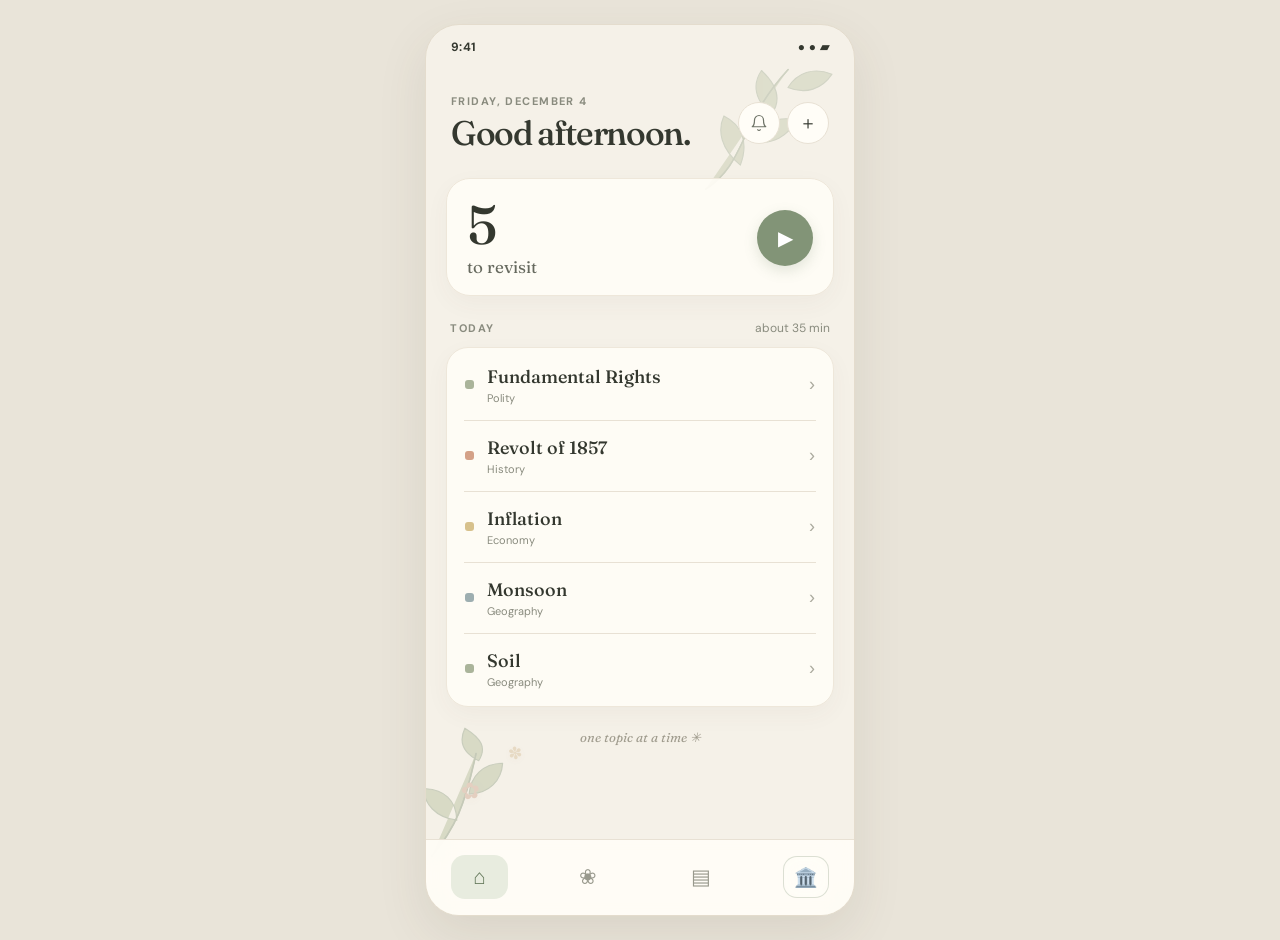
<file: tester_harness.html>
<!DOCTYPE html>
<html lang="en">
<head>
<meta charset="UTF-8" />
<meta name="viewport" content="width=device-width, initial-scale=1.0" />
<meta name="theme-color" content="#f5f1e8" />
<title>Morrow — gentle revision</title>
<link rel="stylesheet" href="style.css" />

<script>
(function() {
  const DAY = 24 * 60 * 60 * 1000;
  const today = new Date();
  today.setHours(0, 0, 0, 0);
  const todayTs = today.getTime();

  const mockMissions = [
    {
      id: 'upsc',
      icon: '🏛️',
      name: 'UPSC Civil Services',
      subjects: ['Polity', 'History', 'Economy', 'Geography', 'Environment'],
      subjectBiomes: {
        'Polity': 'civic_terrace',
        'History': 'autumn_ruins',
        'Economy': 'harvest_gold',
        'Geography': 'alpine_springs',
        'Environment': 'emerald_rainforest'
      }
    }
  ];

  const mockTopics = [
    { id: 1, name: 'Fundamental Rights (Articles 14–32)', subject: 'Polity', level: 4, dueAt: todayTs, lastReviewed: todayTs - 7*DAY, done: false, tone: '' },
    { id: 2, name: 'Directive Principles & State Policy', subject: 'Polity', level: 3, dueAt: todayTs, lastReviewed: todayTs - 3*DAY, done: false, tone: 'clay' },
    { id: 3, name: 'Revolt of 1857: Key Leaders & Outbreak', subject: 'History', level: 4, dueAt: todayTs, lastReviewed: todayTs - 14*DAY, done: false, tone: 'gold' },
    { id: 4, name: 'Monetary Policy & Inflation Targeting', subject: 'Economy', level: 4, dueAt: todayTs, lastReviewed: todayTs - 5*DAY, done: false, tone: 'blue' },
    { id: 5, name: 'Judicial Review & Basic Structure Doctrine', subject: 'Polity', level: 4, dueAt: todayTs + 10*DAY, lastReviewed: todayTs - 2*DAY, done: true, tone: '' },
    { id: 6, name: 'Panchayati Raj & Decentralization (73rd Act)', subject: 'Polity', level: 4, dueAt: todayTs + 20*DAY, lastReviewed: todayTs - 1*DAY, done: true, tone: '' },
    { id: 7, name: 'Emergency Provisions (Art 352–360)', subject: 'Polity', level: 4, dueAt: todayTs + 25*DAY, lastReviewed: todayTs - 4*DAY, done: true, tone: '' },
    { id: 8, name: 'Election Commission & Electoral Reforms', subject: 'Polity', level: 4, dueAt: todayTs + 30*DAY, lastReviewed: todayTs - 5*DAY, done: true, tone: '' },
    { id: 9, name: 'Parliamentary Committees & Bicameralism', subject: 'Polity', level: 4, dueAt: todayTs + 35*DAY, lastReviewed: todayTs - 6*DAY, done: true, tone: '' },
    { id: 10, name: 'Federal Relations & Inter-State Council', subject: 'Polity', level: 4, dueAt: todayTs + 40*DAY, lastReviewed: todayTs - 7*DAY, done: true, tone: '' },
    { id: 11, name: 'Civil Disobedience & Salt Satyagraha', subject: 'History', level: 4, dueAt: todayTs + 15*DAY, lastReviewed: todayTs - 8*DAY, done: true, tone: 'clay' },
    { id: 12, name: 'Monsoon Dynamics & Western Disturbances', subject: 'Geography', level: 4, dueAt: todayTs + 12*DAY, lastReviewed: todayTs - 9*DAY, done: true, tone: 'blue' },
    { id: 13, name: 'Western Ghats & Mangrove Conservation', subject: 'Environment', level: 4, dueAt: todayTs + 18*DAY, lastReviewed: todayTs - 10*DAY, done: true, tone: '' }
  ];

  localStorage.setItem('morrowMissions', JSON.stringify(mockMissions));
  localStorage.setItem('morrowActiveMission', 'upsc');
  localStorage.setItem('morrowTopics', JSON.stringify(mockTopics));
  localStorage.setItem('morrowDone', '42');
  localStorage.setItem('morrowStreak', '12');

  window.addEventListener('DOMContentLoaded', () => {
    const params = new URLSearchParams(window.location.search);
    const scene = params.get('scene') || 'today';
    setTimeout(() => {
      if (scene === 'today') {
        showView('today');
      } else if (scene === 'garden') {
        showView('garden');
      } else if (scene === 'library') {
        showView('library');
        if (typeof toggleSubject === 'function') toggleSubject('Polity');
      } else if (scene === 'subject_edit') {
        showView('library');
        if (typeof toggleSubject === 'function') toggleSubject('Polity');
        if (typeof openSubjectEditModal === 'function') openSubjectEditModal('Polity');
      } else if (scene === 'reminders') {
        showView('today');
        if (typeof openRemindersModal === 'function') openRemindersModal();
      }
    }, 150);
  });
})();
</script>
</head>
<body>

<div class="mission-backdrop" id="missionBackdrop" onclick="if(event.target===this)closeMissionSwitcher()">
  <div class="mission-arc-shell" id="missionArcShell" aria-label="Mission switcher">
    <div class="mission-arc-track"></div>
    <div class="mission-arc-wheel" id="missionArcWheel" role="listbox" aria-label="Missions"></div>
    <div class="mission-arc-hint" id="missionArcHint">drag or scroll along the arc</div>
  </div>
</div>

<!-- Add Subject & Biome Modal -->
<div class="subject-modal-backdrop" id="subjectModalBackdrop" onclick="closeSubjectModal()"></div>
<div class="subject-create-modal" id="subjectCreateModal" role="dialog" aria-modal="true" aria-labelledby="createSubjectTitle">
  <div class="mission-head">
    <div>
      <div class="eyebrow">New hill garden</div>
      <h3 id="createSubjectTitle">Add a Subject.</h3>
    </div>
    <button class="mission-close" type="button" aria-label="Close" onclick="closeSubjectModal()">✕</button>
  </div>
  <form id="subjectCreateForm" onsubmit="submitNewSubject(event)">
    <label for="newSubjectNameInput" style="margin-top:6px">Subject name</label>
    <input id="newSubjectNameInput" placeholder="e.g. Astrophysics or Art History" maxlength="36" autocomplete="off" />
    <label style="margin-top:14px">Hill garden ecosystem</label>
    <div class="biome-picker-grid" id="biomePickerGrid" role="radiogroup" aria-label="Choose biome ecosystem"></div>
    <div class="mission-create-actions">
      <button type="button" onclick="closeSubjectModal()">Cancel</button>
      <button type="submit" class="save-m">Plant hill</button>
    </div>
  </form>
</div>

<div class="mission-create-modal" id="missionCreateModal" role="dialog" aria-modal="true" aria-labelledby="createMissionTitle">
  <div class="mission-head">
    <div>
      <div class="eyebrow">New space</div>
      <h3 id="createMissionTitle">Create a Mission.</h3>
    </div>
    <button class="mission-close" type="button" aria-label="Close" onclick="toggleCreateMission(false)">✕</button>
  </div>
  <form id="missionCreateForm" onsubmit="createNewMission(event)">
    <div class="mission-create-row">
      <input id="newMissionIcon" value="🌱" maxlength="4" aria-label="Mission icon" style="text-align:center" />
      <input id="newMissionName" placeholder="e.g. Spanish Fluency" maxlength="40" aria-label="Mission name" />
    </div>
    <div style="margin-top:8px">
      <input id="newMissionSubjects" placeholder="Subjects (comma-separated, optional)" maxlength="140" aria-label="Subjects" style="padding:11px 12px;font-size:13px" />
    </div>
    <div class="mission-create-actions">
      <button type="button" onclick="toggleCreateMission(false)">Cancel</button>
      <button type="submit" class="save-m">Create</button>
    </div>
  </form>
</div>

<div class="mission-delete-modal" id="missionDeleteModal" role="alertdialog" aria-modal="true" aria-labelledby="deleteMissionTitle">
  <div class="mission-head">
    <div>
      <div class="eyebrow" style="color:#b45c43">Permanent action</div>
      <h3 id="deleteMissionTitle">Delete this mission?</h3>
    </div>
    <button class="mission-close" type="button" aria-label="Close" onclick="closeDeleteMissionModal()">✕</button>
  </div>
  <div class="delete-warning-box">
    <strong id="deleteMissionTargetName">⚠️ Warning: This cannot be undone.</strong>
    Deleting this mission will permanently erase all its topics, spaced-repetition schedules, revision history, and its growing hills.
    <div class="delete-warning-stats" id="deleteMissionStats"></div>
  </div>
  <label class="delete-confirm-label" for="deleteConfirmInput">Type <span id="deleteMissionPromptName" style="color:#8f3d28"></span> to confirm</label>
  <input class="delete-confirm-input" id="deleteConfirmInput" placeholder="Enter mission name" autocomplete="off" oninput="validateDeleteConfirm()" />
  <div class="mission-create-actions">
    <button type="button" onclick="closeDeleteMissionModal()">Keep mission</button>
    <button type="button" class="danger-m" id="confirmDeleteMissionBtn" disabled onclick="executeDeleteMission()">Delete forever</button>
  </div>
</div>

<!-- Re-plant Topic Modal -->
<div class="replant-modal-backdrop" id="replantModalBackdrop" onclick="closeReplantModal()"></div>
<div class="replant-modal" id="replantModal" role="dialog" aria-modal="true" aria-labelledby="replantModalTitle">
  <div class="mission-head">
    <div>
      <div class="eyebrow" style="color:var(--sage-dark)">Fresh start</div>
      <h3 id="replantModalTitle" style="font:500 20px/1.2 'Fraunces',serif;margin:4px 0 0">Re-plant topic</h3>
    </div>
    <button class="mission-close" type="button" aria-label="Close" onclick="closeReplantModal()">✕</button>
  </div>
  <p style="font-size:13px;color:var(--muted);margin:10px 0 14px;line-height:1.45">
    Choose a starting growth stage for <strong id="replantTopicPromptName" style="color:var(--ink)"></strong>:
  </p>
  <label for="replantLevelSelect" style="display:block;font-size:11px;font-weight:600;text-transform:uppercase;letter-spacing:.06em;color:var(--muted);margin-bottom:6px">Growth stage & timing</label>
  <select id="replantLevelSelect" style="width:100%;padding:11px 12px;border:1px solid var(--line);border-radius:14px;background:#fff;font-size:13.5px;color:var(--ink);margin-bottom:6px;outline:none">
    <option value="seed" selected>🌱 Seed · revisit tomorrow (+1d)</option>
    <option value="sprout">🌿 Sprout · revisit in 3 days (+3d)</option>
    <option value="sapling">🌳 Sapling · revisit in 7 days (+7d)</option>
    <option value="budding">🌸 Budding · revisit in 15 days (+15d)</option>
    <option value="evergreen">🏔 Evergreen · revisit in 30 days (+30d)</option>
  </select>
  <div class="mission-create-actions">
    <button type="button" onclick="closeReplantModal()">Cancel</button>
    <button type="button" class="save-m" style="background:var(--sage-dark);color:#fff;border-color:var(--sage-dark)" onclick="confirmReplantTopic()">Plant anew</button>
  </div>
</div>

<!-- Edit Subject Modal -->
<div class="subject-edit-backdrop" id="subjectEditBackdrop" onclick="closeSubjectEditModal()"></div>
<div class="subject-edit-modal" id="subjectEditModal" role="dialog" aria-modal="true" aria-labelledby="editSubjectTitle">
  <div class="mission-head">
    <div>
      <div class="eyebrow" style="color:var(--sage-dark)">Subject ecosystem</div>
      <h3 id="editSubjectTitle" style="font:500 20px/1.2 'Fraunces',serif;margin:4px 0 0">Edit subject</h3>
    </div>
    <button class="mission-close" type="button" aria-label="Close" onclick="closeSubjectEditModal()">✕</button>
  </div>
  <form onsubmit="submitEditSubject(event)">
    <label for="editSubjectNameInput" style="margin-top:6px">Subject name</label>
    <input id="editSubjectNameInput" placeholder="e.g. Polity or Architecture" maxlength="36" required autocomplete="off" />
    <label style="margin-top:14px">Hill garden ecosystem & theme</label>
    <div class="biome-picker-grid" id="editBiomePickerGrid" role="radiogroup" aria-label="Choose biome ecosystem"></div>
    <div class="mission-create-actions" style="margin-top:16px">
      <button type="button" onclick="closeSubjectEditModal()">Cancel</button>
      <button type="submit" class="save-m" style="background:var(--sage-dark);color:#fff;border-color:var(--sage-dark)">Save changes</button>
    </div>
  </form>
</div>

<!-- Edit Topic Modal -->
<div class="topic-edit-backdrop" id="topicEditBackdrop" onclick="closeTopicEditModal()"></div>
<div class="topic-edit-modal" id="topicEditModal" role="dialog" aria-modal="true" aria-labelledby="topicEditTitle">
  <div class="mission-head">
    <div>
      <div class="eyebrow" style="color:var(--sage-dark)">Topic details</div>
      <h3 id="topicEditTitle" style="font:500 20px/1.2 'Fraunces',serif;margin:4px 0 0">Rename topic</h3>
    </div>
    <button class="mission-close" type="button" aria-label="Close" onclick="closeTopicEditModal()">✕</button>
  </div>
  <form onsubmit="submitEditTopic(event)">
    <label for="editTopicNameInput" style="margin-top:6px">Topic title</label>
    <input id="editTopicNameInput" placeholder="Topic title" maxlength="70" required autocomplete="off" />
    <label for="editTopicSubjectSelect" style="margin-top:12px">Subject</label>
    <select id="editTopicSubjectSelect" style="margin-bottom:6px"></select>
    <div class="mission-create-actions" style="margin-top:16px">
      <button type="button" onclick="closeTopicEditModal()">Cancel</button>
      <button type="submit" class="save-m" style="background:var(--sage-dark);color:#fff;border-color:var(--sage-dark)">Save changes</button>
    </div>
  </form>
</div>

<!-- Daily Reminders Modal -->
<div class="reminders-modal-backdrop" id="remindersModalBackdrop" onclick="closeRemindersModal()"></div>
<div class="reminders-modal" id="remindersModal" role="dialog" aria-modal="true" aria-labelledby="remindersModalTitle">
  <div class="mission-head">
    <div>
      <div class="eyebrow" style="color:var(--sage-dark)">Gentle rhythm</div>
      <h3 id="remindersModalTitle" style="font:500 20px/1.2 'Fraunces',serif;margin:4px 0 0">Daily reminders</h3>
    </div>
    <button class="mission-close" type="button" aria-label="Close" onclick="closeRemindersModal()">✕</button>
  </div>
  
  <p style="font-size:13px;color:var(--muted);margin:8px 0 14px;line-height:1.45">
    Receive quiet reminders on your device to keep your revision habits in bloom.
  </p>

  <div id="reminderPermAlert" class="reminder-perm-box" style="display:none;margin-bottom:12px">
    <span id="reminderPermText">Enable browser notifications for reminders</span>
    <button type="button" class="reminder-perm-btn" onclick="requestReminderPermission()">Enable</button>
  </div>

  <div class="reminder-card-row">
    <div class="reminder-time-block">
      <div class="reminder-label-wrap">
        <label for="reminderMorningCheck">☀️ Morning · Revisit topics</label>
        <input type="checkbox" id="reminderMorningCheck" checked onchange="updateReminderInputsState()">
      </div>
      <div class="reminder-time-input-wrap">
        <input type="time" id="reminderMorningTime" value="08:30">
        <span class="reminder-sub">Remind you of topics waiting today</span>
      </div>
    </div>

    <div class="reminder-time-block" style="margin-top:10px">
      <div class="reminder-label-wrap">
        <label for="reminderNightCheck">🌙 Night · Wrap up & mark done</label>
        <input type="checkbox" id="reminderNightCheck" checked onchange="updateReminderInputsState()">
      </div>
      <div class="reminder-time-input-wrap">
        <input type="time" id="reminderNightTime" value="21:30">
        <span class="reminder-sub">Evening nudge to mark topics done</span>
      </div>
    </div>
  </div>

  <div style="display:flex;align-items:center;justify-content:space-between;margin-top:16px;padding:0 2px">
    <button type="button" class="reminder-test-btn" onclick="sendTestNotification()">Send test notification</button>
    <button type="button" class="reminder-toggle-all-btn" id="reminderMasterToggleBtn" onclick="toggleAllReminders()">Turn off all</button>
  </div>

  <div class="mission-create-actions" style="margin-top:16px">
    <button type="button" onclick="closeRemindersModal()">Cancel</button>
    <button type="button" class="save-m" style="background:var(--sage-dark);color:#fff;border-color:var(--sage-dark)" onclick="saveRemindersSettingsFromModal()">Save reminders</button>
  </div>
</div>

<!-- Delete Subject Confirmation Modal -->
<div class="subject-delete-backdrop" id="subjectDeleteBackdrop" onclick="closeSubjectDeleteModal()"></div>
<div class="subject-delete-modal" id="subjectDeleteModal" role="dialog" aria-modal="true" aria-labelledby="subjectDeleteTitle">
  <div class="mission-head">
    <div>
      <div class="eyebrow" style="color:#b45c43">Delete subject</div>
      <h3 id="subjectDeleteTitle" style="font:500 20px/1.2 'Fraunces',serif;margin:4px 0 0">Remove subject?</h3>
    </div>
    <button class="mission-close" type="button" aria-label="Close" onclick="closeSubjectDeleteModal()">✕</button>
  </div>
  <p id="subjectDeleteMessage" style="font-size:13px;color:var(--muted);margin:12px 0 16px;line-height:1.45">
    Permanently delete this subject and its topics from your library?
  </p>
  <div class="mission-create-actions">
    <button type="button" onclick="closeSubjectDeleteModal()">Keep subject</button>
    <button type="button" class="danger-m" onclick="confirmDeleteSubject()">Delete subject</button>
  </div>
</div>

<!-- Delete Topic Confirmation Modal -->
<div class="topic-delete-backdrop" id="topicDeleteBackdrop" onclick="closeTopicDeleteModal()"></div>
<div class="topic-delete-modal" id="topicDeleteModal" role="dialog" aria-modal="true" aria-labelledby="topicDeleteTitle">
  <div class="mission-head">
    <div>
      <div class="eyebrow" style="color:#b45c43">Delete topic</div>
      <h3 id="topicDeleteTitle" style="font:500 20px/1.2 'Fraunces',serif;margin:4px 0 0">Remove from library?</h3>
    </div>
    <button class="mission-close" type="button" aria-label="Close" onclick="closeTopicDeleteModal()">✕</button>
  </div>
  <p id="topicDeleteMessage" style="font-size:13px;color:var(--muted);margin:12px 0 16px;line-height:1.45">
    Permanently delete this topic? Its revision history and hill garden plant will be removed.
  </p>
  <div class="mission-create-actions">
    <button type="button" onclick="closeTopicDeleteModal()">Keep topic</button>
    <button type="button" class="danger-m" onclick="confirmDeleteTopic()">Delete topic</button>
  </div>
</div>

<div class="phone">
  <div class="botanical botanical-top" aria-hidden="true">
    <svg viewBox="0 0 220 190" role="presentation">
      <path d="M8 180 C55 140 38 90 92 12 M48 143 C20 126 12 103 18 83 C42 91 55 112 48 143 M58 111 C85 112 105 97 111 75 C84 73 65 88 58 111 M79 72 C53 57 49 36 58 18 C81 34 89 52 79 72 M95 35 C119 41 139 31 149 10 C124 4 104 14 95 35" />
      <path d="M8 180 C55 140 38 90 92 12" class="stem"/>
    </svg>
  </div>
  <div class="botanical botanical-bottom" aria-hidden="true">
    <svg viewBox="0 0 180 140" role="presentation">
      <path d="M12 130 C45 100 60 75 82 15 M48 91 C23 84 12 66 14 48 C38 52 51 67 48 91 M67 62 C91 65 108 51 112 31 C88 28 72 41 67 62 M84 24 C65 11 64 -3 73 -17 C91 -2 96 10 84 24" />
      <path d="M12 130 C45 100 60 75 82 15" class="stem"/>
    </svg>
    <span class="flower f1">✿</span><span class="flower f2">✽</span>
  </div>
  <span class="petal petal-one" aria-hidden="true"></span>
  <span class="petal petal-two" aria-hidden="true"></span>
  <span class="petal petal-three" aria-hidden="true"></span>
  <div class="status"><span>9:41</span><span>● ● ▰</span></div>
  <header class="top">
    <div><div class="eyebrow" id="dateLabel">A little space to return</div><h1 id="pageTitle">Good morning.</h1></div>
    <div style="display:flex;align-items:center;gap:7px">
      <button class="icon-btn reminder-bell-btn" id="reminderBellBtn" title="Daily reminders" aria-label="Daily reminders" onclick="openRemindersModal()">
        <svg class="reminder-bell-icon" width="18" height="18" viewBox="0 0 24 24" fill="none" stroke="currentColor" stroke-width="1.65" stroke-linecap="round" stroke-linejoin="round" aria-hidden="true">
          <path d="M6 8a6 6 0 0 1 12 0c0 7 3 9 3 9H3s3-2 3-9"/>
          <path d="M10.3 21a1.94 1.94 0 0 0 3.4 0"/>
        </svg>
        <span class="reminder-dot" id="reminderStatusDot" aria-hidden="true"></span>
      </button>
      <button class="icon-btn" title="Add a topic or subject" onclick="showView('add')">＋</button>
    </div>
  </header>
  <main>
    <section class="view active" id="today">
      <div class="summary">
        <div><div class="count" id="dueCount">5</div><div class="count-label">to revisit</div></div>
        <button class="play" aria-label="Start revising" onclick="startReview()">▶</button>
      </div>
      <div class="section-head"><span>Today</span><small id="timeEstimate">A gentle little list</small></div>
      <div class="list" id="topicList"></div>
      <div class="footer-note">one topic at a time ✳</div>
    </section>

    <section class="view" id="add">
      <button class="back" onclick="showView('today')">← Back</button>
      <div class="eyebrow">A new thing to remember</div>
      <h1 style="font-size:31px;margin-bottom:20px">Leave it here.</h1>
      <div class="add-card">
        <label for="topicInput">Topic</label>
        <input id="topicInput" placeholder="e.g. Fundamental Rights" maxlength="70" />
        <div class="label-row">
          <label for="subjectInput">Subject</label>
          <button type="button" class="inline-add-btn" onclick="openSubjectModal('add')">＋ New subject</button>
        </div>
        <select id="subjectInput" onchange="handleSubjectSelectChange(this)">
          <option>Polity</option><option>History</option><option>Economy</option><option>Geography</option><option>Environment</option><option>Science</option><option>Other</option>
        </select>
        <label for="levelInput">Growth stage</label>
        <select id="levelInput">
          
          <option value="seed" selected>🌱 revisit tomorrow</option>
          <option value="sprout">🌿 revisit in 3 days</option>
          <option value="sapling">🌳 revisit in 7 days</option>
          <option value="budding">🌸 revisit in 15 days</option>
          <option value="evergreen">🏔 revisit in 30 days</option>
        </select>
        <button class="primary" onclick="addTopic()">Add topic</button>
      </div>
      <div class="footer-note">you take care of the learning.</div>
    </section>

    <section class="view" id="review">
      <button class="back" onclick="handleReviewBack()">← Later</button>
      <div class="review-wrap">
        <div class="bookmark" id="reviewBookmark">📖</div>
        <div class="eyebrow" id="reviewSubject">POLITY</div>
        <h2 class="review-title" id="reviewTitle">Fundamental Rights</h2>
        <div class="rule"></div>
        <div id="reviewRatingSection">
          <div class="eyebrow" style="margin-bottom:15px">How did it feel?</div>
          <div class="ratings">
            <button class="rate good" onclick="rateTopic('remembered')"><span class="face">☺</span><small>Easy</small></button>
            <button class="rate mid" onclick="rateTopic('difficult')"><span class="face">◡</span><small>Hard</small></button>
            <button class="rate bad" onclick="rateTopic('forgot')"><span class="face">☹</span><small>Forgot</small></button>
          </div>
          <div id="reviewGraduateBox" style="display:none;margin-top:22px;padding-top:18px;border-top:1px dashed var(--line)">
            <button type="button" class="primary" style="background:#5c7857;margin-top:0" onclick="graduateTopic(currentId)">🎓 Graduate to Full Bloom</button>
            <small style="display:block;margin-top:7px;color:var(--muted);font-size:11px">2 monthly revisions completed · Ready for permanent mastery</small>
          </div>
        </div>
        <div id="reviewMasteredSection" style="display:none;margin-top:10px">
          <div style="font-size:38px;margin-bottom:12px">🏆</div>
          <div style="font:500 21px/1.2 'Fraunces',serif;color:#856417;margin-bottom:8px">Mastered & Graduated</div>
          <p style="font-size:13px;color:var(--muted);max-width:280px;margin:0 auto 20px;line-height:1.5">
            This topic completed its full revision cycle and achieved permanent bloom. The revision loop is closed.
          </p>
          <button type="button" class="primary" style="background:var(--sage);margin-top:0" onclick="openReplantModal(currentId)">🌱 Re-plant in Garden to Resume Revising</button>
        </div>
      </div>
    </section>

    <section class="view" id="garden">
      <div class="garden-scene" id="gardenScene">
        <canvas id="gardenMasterCanvas" aria-label="Interactive cascading hill gardens stacked like cards"></canvas>
        <div class="garden-vignette"></div>

        <div class="garden-topbar">
          <button class="garden-back" type="button" onclick="handleGardenBack()" aria-label="Back to today">‹</button>
          <div>
            <div class="garden-kicker" id="gardenMissionLabel">A quiet place to grow</div>
            <h2>Your garden<span>.</span></h2>
            <div class="garden-mood-line"><span class="garden-mood-dot" id="gardenStatusDot"></span><span id="gardenMood">Growing gently</span> · <span id="bloomCount">0</span>/<span id="gardenTopicStat">0</span> blooming</div>
          </div>
          <div class="garden-actions-top">
            <button class="garden-pill-btn" type="button" onclick="nurtureGarden()" title="Water & gentle breeze" aria-label="Water garden">💧 <span>Mist</span></button>
            <button class="garden-pill-btn garden-weather" id="gardenWeather" type="button" onclick="cycleGardenWeather()" title="Change sky ambiance" aria-label="Change sky ambiance">☀</button>
          </div>
        </div>

        <!-- <div class="garden-biome-bar" id="gardenBiomeBar" role="tablist" aria-label="Hill garden cards"></div> -->

        <div class="garden-stack-rail" id="gardenStackRail" aria-label="Hill card stack position"></div>

        <div class="garden-discovery" id="gardenDiscovery" role="status" aria-live="polite"></div>

        <button class="garden-due-pill hidden" id="gardenDuePill" type="button" onclick="focusNextDuePlant()" aria-label="Visit plant needing care">
          <span>🌱</span><span id="gardenDuePillLabel">Visit thirsty plant</span>
        </button>

        <div class="garden-zoom-bar" id="gardenZoomBar" role="toolbar" aria-label="Garden zoom controls">
          <button class="garden-zoom-btn" type="button" onclick="zoomInGarden()" title="Zoom in to inspect flowers" aria-label="Zoom in">＋</button>
          <button class="garden-zoom-btn garden-zoom-label" id="gardenZoomLabel" type="button" onclick="resetZoomGarden()" title="Reset framing to fit screen" aria-label="Reset zoom">Fit</button>
          <button class="garden-zoom-btn" type="button" onclick="zoomOutGarden()" title="Zoom out for panorama" aria-label="Zoom out">－</button>
        </div>



        <div class="garden-specimen-card" id="gardenSpecimenCard" role="region" aria-label="Selected plant details">
          <div class="specimen-info">
            <div class="specimen-meta">
              <span class="specimen-dot" id="specimenDot"></span>
              <span id="specimenSubject">POLITY</span>
              <span class="specimen-growth-dots" id="specimenGrowthDots" aria-hidden="true"><i></i><i></i><i></i><i></i></span>
            </div>
            <div class="specimen-name" id="specimenName">Fundamental Rights</div>
            <div class="specimen-stage" id="specimenStage">In bloom · Level 2</div>
          </div>
          <div class="specimen-btns">
            <button class="specimen-nav" type="button" onclick="stepSelectedPlant(-1)" title="Previous plant" aria-label="Previous plant">‹</button>
            <button class="specimen-nav" type="button" onclick="stepSelectedPlant(1)" title="Next plant" aria-label="Next plant">›</button>
            <button class="specimen-mist" type="button" onclick="mistSelectedPlant()" title="Mist this plant" aria-label="Mist this plant">💧</button>
            <button class="specimen-go" type="button" onclick="revisitSelectedPlant()">Revisit →</button>
          </div>
        </div>
      </div>
    </section>

    <section class="view" id="library">
      <div class="library-header-row">
        <div>
          <div class="eyebrow">Your little library</div>
          <h1 style="font-size:31px">All topics.</h1>
        </div>
        <button type="button" class="inline-add-btn" style="padding:7px 12px;font-size:12px" onclick="openSubjectModal('library')">＋ Subject</button>
      </div>
      <div class="list" id="allTopics"></div>
    </section>

    <section class="view" id="progress">
      <div class="eyebrow">A quiet little record</div><h1 style="font-size:31px;margin-bottom:20px">Look how far.</h1>
      <div class="stat-grid">
        <div class="stat"><strong id="totalStat">5</strong><span>topics saved</span></div>
        <div class="stat"><strong id="doneStat">0</strong><span>revisions done</span></div>
      </div>
      <div class="progress-reminder-card" onclick="openRemindersModal()">
        <div style="display:flex;align-items:center;gap:12px">
          <span class="progress-reminder-icon-wrap" aria-hidden="true">
            <svg width="19" height="19" viewBox="0 0 24 24" fill="none" stroke="currentColor" stroke-width="1.65" stroke-linecap="round" stroke-linejoin="round">
              <path d="M6 8a6 6 0 0 1 12 0c0 7 3 9 3 9H3s3-2 3-9"/>
              <path d="M10.3 21a1.94 1.94 0 0 0 3.4 0"/>
            </svg>
          </span>
          <div>
            <div style="font:600 13px 'DM Sans',sans-serif;color:var(--ink)">Daily Reminders</div>
            <div style="font-size:11.5px;color:var(--muted)" id="progressReminderSummary">Morning & Evening nudges</div>
          </div>
        </div>
        <span style="font-size:18px;color:var(--muted)">›</span>
      </div>
      <p class="footer-note">small returns add up.</p>
    </section>
  </main>
  <nav class="bottom">
    <button class="nav active" onclick="showView('today',this)" aria-label="Today">⌂</button>
    <button class="nav" id="gardenNavBtn" onclick="showView('garden',this)" aria-label="Garden">❀<span class="nav-badge" aria-hidden="true"></span></button>
    <button class="nav" onclick="showView('library',this)" aria-label="Library">▤</button>
    <button class="nav mission-nav-btn" id="missionTrigger" type="button" title="Switch mission" aria-label="Switch mission" onclick="toggleMissionSwitcher()">🏛️</button>
  </nav>
  <div class="toast" id="toast"></div>
</div>
<script src="app.js"></script>
<script src="garden.js"></script>
</body>
</html>
</file>
<file: style.css>
@import url('https://fonts.googleapis.com/css2?family=DM+Sans:wght@400;500;600;700&family=Fraunces:opsz,wght@9..144,400;9..144,500&display=swap');
:root{
 --paper:#f5f1e8;--card:#fffdf7;--ink:#34382f;--muted:#898b7e;
 --sage:#829477;--sage-dark:#65795c;--sage-pale:#e8ecdf;
 --line:#e8e1d4;--clay:#c58e72;--shadow:0 18px 50px rgba(77,67,49,.10);
}
*{box-sizing:border-box}
body{margin:0;background:#e9e4d9;color:var(--ink);font-family:'DM Sans',sans-serif;min-height:100vh;display:grid;place-items:center;padding:24px}
.phone{width:min(100%,410px);min-height:min(850px,calc(100vh - 48px));background:var(--paper);border:1px solid #e4dccd;border-radius:34px;box-shadow:var(--shadow);overflow:hidden;position:relative;display:flex;flex-direction:column}
.status{height:42px;padding:14px 25px 0;display:flex;justify-content:space-between;font-size:12px;font-weight:700;letter-spacing:.03em}
.top{padding:23px 25px 12px;display:flex;justify-content:space-between;align-items:center}
.eyebrow{font-size:11px;letter-spacing:.13em;text-transform:uppercase;color:var(--muted);font-weight:700}
h1{font:500 34px/1.1 'Fraunces',serif;margin:7px 0 0;letter-spacing:-.04em}
.icon-btn{border:1px solid var(--line);background:var(--card);width:42px;height:42px;border-radius:50%;font-size:18px;color:var(--ink);cursor:pointer;display:inline-flex;align-items:center;justify-content:center;padding:0}
main{padding:10px 20px 94px;flex:1;overflow:auto}
.summary{background:var(--card);border:1px solid #eee7da;border-radius:24px;padding:20px 20px 18px;margin:4px 0 24px;display:flex;align-items:center;justify-content:space-between;box-shadow:0 7px 24px rgba(77,67,49,.035)}
.count{font:500 54px/.95 'Fraunces',serif;letter-spacing:-.06em}
.count-label{font:400 17px 'Fraunces',serif;margin-top:5px;color:#66695e}
.play{width:56px;height:56px;border:0;border-radius:50%;background:var(--sage);color:white;font-size:20px;cursor:pointer;transition:.2s}
.play:hover{background:var(--sage-dark);transform:scale(1.04)}
.section-head{display:flex;justify-content:space-between;align-items:center;margin:0 4px 11px}
.section-head span{font-size:11px;letter-spacing:.14em;text-transform:uppercase;color:var(--muted);font-weight:700}
.section-head small{color:var(--muted);font-size:12px}
.list{background:var(--card);border:1px solid #eee7da;border-radius:22px;padding:2px 17px}
.topic{width:100%;display:flex;align-items:center;gap:13px;padding:15px 1px;border:0;border-bottom:1px solid var(--line);background:transparent;text-align:left;cursor:pointer;color:var(--ink)}
.topic:last-child{border-bottom:0}
.dot{width:9px;height:9px;border-radius:3px;background:#aab49a;flex:none}
.dot.clay{background:#d4a187}.dot.gold{background:#d7c18c}.dot.blue{background:#9daeb0}
.topic-name{font:500 18px 'Fraunces',serif;flex:1}
.topic-sub{display:block;font:400 11px 'DM Sans',sans-serif;color:var(--muted);margin-top:3px}
.chev{color:#aaa99d;font-size:18px}
.bottom{position:absolute;bottom:0;left:0;right:0;height:76px;background:rgba(255,253,247,.92);backdrop-filter:blur(12px);border-top:1px solid var(--line);display:flex;justify-content:space-around;align-items:center}
.nav{position:relative;border:0;background:transparent;color:#99998d;font-size:21px;cursor:pointer;padding:10px 22px;border-radius:14px}
.nav.active{color:var(--sage-dark);background:var(--sage-pale)}
.nav .nav-badge{
  position:absolute;
  top:7px;
  right:14px;
  width:8px;
  height:8px;
  border-radius:50%;
  background:#829477;
  box-shadow:0 0 0 3px rgba(130,148,119,.25);
  opacity:0;
  transform:scale(.4);
  transition:opacity .25s ease,transform .25s cubic-bezier(.2,.9,.3,1.2);
  pointer-events:none;
}
.nav.has-pending .nav-badge{
  opacity:1;
  transform:scale(1);
}
.view{display:none}.view.active{display:block}
.add-card{background:var(--card);border:1px solid var(--line);border-radius:22px;padding:19px;margin-top:12px}
label{display:block;font-size:11px;letter-spacing:.1em;text-transform:uppercase;color:var(--muted);font-weight:700;margin:16px 0 8px}
.label-row{display:flex;align-items:center;justify-content:space-between;margin:16px 0 8px}
.label-row label{margin:0}
.inline-add-btn{
  border:1px solid rgba(130,148,119,.35);
  background:var(--sage-pale);
  color:var(--sage-dark);
  border-radius:999px;
  padding:4px 10px;
  font:600 11px 'DM Sans',sans-serif;
  cursor:pointer;
  display:inline-flex;
  align-items:center;
  gap:4px;
  transition:background .18s ease,transform .18s ease,border-color .18s ease;
}
.inline-add-btn:hover{background:#dde4d1;border-color:var(--sage);transform:translateY(-1px)}
input,select{width:100%;border:1px solid var(--line);border-radius:14px;background:#fbf8f0;padding:14px 13px;font:15px 'DM Sans',sans-serif;color:var(--ink);outline:none}
input:focus,select:focus{border-color:var(--sage)}
.primary{width:100%;border:0;border-radius:16px;background:var(--sage);color:white;padding:15px;font:600 14px 'DM Sans',sans-serif;margin-top:20px;cursor:pointer}
.primary:hover{background:var(--sage-dark)}
.back{border:0;background:transparent;color:var(--muted);font-size:14px;padding:5px 0 18px;cursor:pointer}
.review-wrap{text-align:center;padding:38px 8px 20px}
.bookmark{font-size:38px;margin-bottom:27px}
.review-title{font:500 36px/1.15 'Fraunces',serif;letter-spacing:-.04em;margin:0 auto 12px;max-width:300px}
.review-sub{color:var(--muted);font-size:13px}
.rule{width:38px;height:4px;border-radius:5px;background:#d8cbaa;margin:25px auto 48px}
.ratings{display:grid;grid-template-columns:repeat(3,1fr);gap:9px}
.rate{border:1px solid var(--line);background:var(--card);border-radius:18px;padding:17px 5px 14px;cursor:pointer;color:var(--ink);transition:.18s}
.rate:hover{transform:translateY(-3px);border-color:var(--sage)}
.rate .face{font-size:26px;display:block;margin-bottom:8px}
.rate small{font-size:11px;color:var(--muted)}
.rate.good{background:#edf0e7;border-color:#d9e0cf}
.rate.mid{background:#f4eee1}.rate.bad{background:#f5e9e1}
.empty{text-align:center;padding:42px 16px;color:var(--muted);font:18px 'Fraunces',serif}
.stat-grid{display:grid;grid-template-columns:1fr 1fr;gap:12px;margin-top:14px}
.stat{background:var(--card);border:1px solid var(--line);border-radius:20px;padding:20px}
.stat strong{display:block;font:500 34px 'Fraunces',serif}
.stat span{font-size:12px;color:var(--muted)}
.toast{position:absolute;left:50%;bottom:88px;transform:translate(-50%,12px);background:#394437;color:white;padding:11px 16px;border-radius:30px;font-size:12px;opacity:0;pointer-events:none;transition:.25s;white-space:nowrap;z-index:20}
.toast.show{opacity:1;transform:translate(-50%,0)}
.footer-note{text-align:center;color:#a09c8e;font:italic 13px 'Fraunces',serif;margin:22px 0 0}
@media(max-height:720px){.phone{min-height:calc(100vh - 20px)}body{padding:10px}}


/* A little garden around the edges (Today / Library / Add views) */
.phone{isolation:isolate}
.botanical{position:absolute;pointer-events:none;z-index:0;opacity:.42}
.botanical svg{width:100%;height:100%;overflow:visible}
.botanical path{fill:#aab58f;stroke:#829477;stroke-width:1.4;stroke-linecap:round;stroke-linejoin:round}
.botanical path.stem{fill:none;stroke:#788b6b;stroke-width:2}
.botanical-top{width:170px;height:150px;right:-24px;top:35px;transform:rotate(8deg);opacity:.30}
.botanical-bottom{width:150px;height:120px;left:-12px;bottom:57px;opacity:.38;transform:rotate(-8deg)}
.flower{position:absolute;color:#c99a82;text-shadow:0 2px 8px rgba(150,110,80,.12);animation:flower-sway 5s ease-in-out infinite;transform-origin:bottom center}
.f1{font-size:23px;left:48px;top:35px}.f2{font-size:17px;left:100px;top:8px;animation-delay:-2.2s;color:#d2b78c}
.petal{position:absolute;z-index:0;pointer-events:none;width:8px;height:12px;border-radius:80% 10% 80% 10%;background:#d6b9a3;opacity:0;animation:petal-drift 13s linear infinite}
.petal-one{top:22%;left:13%;animation-delay:-3s}.petal-two{top:42%;right:12%;animation-delay:-8s;transform:scale(.75)}.petal-three{top:68%;left:30%;animation-delay:-11s;transform:scale(.6)}
.status,.top,main,.bottom{position:relative;z-index:1}
.top{padding-top:27px}
.summary,.list,.add-card,.stat{box-shadow:0 8px 25px rgba(88,79,58,.045)}
.summary{background:rgba(255,253,247,.91)}
.list,.add-card,.stat{background:rgba(255,253,247,.93)}
.topic{transition:background .2s ease,transform .2s ease}
.topic:hover{background:#f8f6ee;transform:translateX(2px)}
.icon-btn,.play,.primary,.nav,.rate{transition:transform .22s ease,background .22s ease,box-shadow .22s ease}
.icon-btn:hover,.rate:hover{transform:translateY(-2px)}
.play{box-shadow:0 5px 14px rgba(101,121,92,.18)}
.primary{box-shadow:0 5px 14px rgba(101,121,92,.14)}
@keyframes flower-sway{0%,100%{transform:rotate(-5deg)}50%{transform:rotate(5deg)}}
@keyframes petal-drift{
  0%{opacity:0;transform:translate3d(0,-10px,0) rotate(0deg)}
  12%{opacity:.42}
  70%{opacity:.28}
  100%{opacity:0;transform:translate3d(34px,210px,0) rotate(230deg)}
}
@media(prefers-reduced-motion:reduce){
 .flower,.petal{animation:none!important}
 *{scroll-behavior:auto!important;transition:none!important}
}

/* Full-Bleed Botanical Sanctuary Garden View — Cascading Hills Card Stack */
.phone{width:min(100%,430px);min-height:min(900px,calc(100vh - 24px))}
.phone:not(:has(#today.active))>.top{display:none!important}
.phone:has(#garden.active) .status{display:none!important}
.phone:has(#garden.active) main{position:static;flex:1;min-height:0;padding:0}
.phone:not(:has(#today.active)):not(:has(#garden.active)) main{padding-top:18px}

#garden.view.active{
  position:absolute;
  inset:0;
  z-index:6;
  display:block;
  padding:0;
  margin:0;
  overflow:hidden;
  background:#c6d7be;
}
.garden-scene{
  position:relative;
  width:100%;
  height:100%;
  overflow:hidden;
  touch-action:none;
  user-select:none;
  -webkit-user-select:none;
}
#gardenMasterCanvas{
  position:absolute;
  inset:0;
  width:100%;
  height:100%;
  display:block;
  z-index:1;
  cursor:grab;
}
#gardenMasterCanvas:active{
  cursor:grabbing;
}
.garden-vignette{
  position:absolute;
  inset:0;
  z-index:2;
  pointer-events:none;
  background:
    radial-gradient(ellipse at 50% 42%, transparent 54%, rgba(36,52,38,.18) 100%),
    linear-gradient(180deg, rgba(33,50,42,.24) 0%, transparent 24%, transparent 72%, rgba(28,44,32,.26) 100%);
}
.garden-topbar{
  position:absolute;
  top:calc(env(safe-area-inset-top,0px) + 16px);
  left:18px;
  right:18px;
  z-index:5;
  display:flex;
  align-items:center;
  gap:12px;
  color:#fffdf7;
  text-shadow:0 2px 14px rgba(31,48,36,.32);
  pointer-events:none;
}
.garden-topbar button{pointer-events:auto}
.garden-back{
  width:40px;
  height:40px;
  border:1px solid rgba(255,253,247,.48);
  border-radius:50%;
  background:rgba(44,62,48,.22);
  backdrop-filter:blur(12px);
  -webkit-backdrop-filter:blur(12px);
  color:#fffdf7;
  font-size:24px;
  line-height:1;
  display:grid;
  place-items:center;
  cursor:pointer;
  transition:transform .2s ease,background .2s ease;
}
.garden-back:hover{transform:scale(1.06);background:rgba(44,62,48,.34)}
.garden-kicker{
  font-size:10px;
  letter-spacing:.15em;
  text-transform:uppercase;
  font-weight:700;
  opacity:.92;
}
.garden-topbar h2{
  font:500 28px/1.05 'Fraunces',serif;
  margin:3px 0 0;
  letter-spacing:-.04em;
}
.garden-topbar h2 span{color:#f5dca8}
.garden-actions-top{
  margin-left:auto;
  display:flex;
  align-items:center;
  gap:8px;
}
.garden-pill-btn{
  height:36px;
  padding:0 12px;
  border-radius:999px;
  border:1px solid rgba(255,253,247,.5);
  background:rgba(44,62,48,.22);
  backdrop-filter:blur(12px);
  -webkit-backdrop-filter:blur(12px);
  color:#fffdf7;
  font:600 12px 'DM Sans',sans-serif;
  display:inline-flex;
  align-items:center;
  gap:5px;
  cursor:pointer;
  transition:transform .2s ease,background .2s ease;
}
.garden-pill-btn:hover{transform:translateY(-1px);background:rgba(44,62,48,.36)}
.garden-weather{
  width:36px;
  height:36px;
  padding:0;
  justify-content:center;
  font-size:17px;
}

.garden-mood-line{
  display:flex;
  align-items:center;
  gap:6px;
  margin-top:4px;
  font-size:11.5px;
  font-weight:500;
  color:rgba(255,253,247,.92);
  text-shadow:0 1px 10px rgba(31,48,36,.35);
}
.garden-mood-dot{
  width:7px;
  height:7px;
  border-radius:50%;
  background:#b8d8a3;
  box-shadow:0 0 0 3px rgba(184,216,163,.26);
  flex:none;
}

/* Cascading Hill Cards Strip */
.garden-biome-bar{
  position:absolute;
  top:calc(env(safe-area-inset-top,0px) + 90px);
  left:18px;
  right:18px;
  z-index:5;
  display:flex;
  align-items:center;
  gap:6px;
  overflow-x:auto;
  scrollbar-width:none;
  -ms-overflow-style:none;
  padding:2px 0;
}
.garden-biome-bar::-webkit-scrollbar{display:none}
.biome-chip{
  flex:none;
  display:inline-flex;
  align-items:center;
  gap:6px;
  height:28px;
  padding:0 11px;
  border-radius:999px;
  border:1px solid rgba(255,253,247,.42);
  background:rgba(36,52,40,.26);
  backdrop-filter:blur(12px);
  -webkit-backdrop-filter:blur(12px);
  color:rgba(255,253,247,.90);
  font:600 11px 'DM Sans',sans-serif;
  letter-spacing:.01em;
  cursor:pointer;
  transition:transform .18s ease,background .2s ease,border-color .2s ease,color .2s ease;
}
.biome-chip:hover{
  background:rgba(36,52,40,.40);
  transform:translateY(-1px);
}
.biome-chip.active{
  background:rgba(255,253,247,.92);
  border-color:#fffdf7;
  color:var(--ink);
  box-shadow:0 4px 14px rgba(28,44,32,.18);
}
.biome-chip.add-biome-chip{
  border-style:dashed;
  border-color:rgba(255,253,247,.65);
  background:rgba(44,66,48,.34);
  color:#fffdf7;
}
.biome-chip.add-biome-chip:hover{
  background:rgba(255,253,247,.92);
  color:var(--ink);
}
.biome-chip-dot{
  width:7px;
  height:7px;
  border-radius:50%;
  flex:none;
}
.biome-chip-count{
  font-size:10px;
  opacity:.72;
}

/* Right-Edge Hill Card Stack Pips */
.garden-stack-rail{
  position:absolute;
  right:12px;
  top:50%;
  transform:translateY(-42%);
  z-index:5;
  display:flex;
  flex-direction:column;
  align-items:center;
  gap:6px;
  padding:8px 5px;
  border-radius:999px;
  background:rgba(36,52,40,.22);
  backdrop-filter:blur(10px);
  -webkit-backdrop-filter:blur(10px);
  border:1px solid rgba(255,253,247,.32);
}
.stack-pip{
  width:7px;
  height:7px;
  border-radius:999px;
  border:0;
  padding:0;
  background:rgba(255,253,247,.48);
  cursor:pointer;
  transition:height .22s ease,background .22s ease,transform .22s ease;
}
.stack-pip:hover{
  background:rgba(255,253,247,.88);
  transform:scale(1.2);
}
.stack-pip.active{
  height:20px;
  background:#fffdf7;
  box-shadow:0 2px 8px rgba(28,44,32,.25);
}

/* Selected Plant Specimen Floating Card */
.garden-specimen-card{
  position:absolute;
  left:18px;
  right:18px;
  bottom:calc(env(safe-area-inset-bottom,0px) + 90px);
  z-index:6;
  padding:13px 15px;
  border-radius:20px;
  border:1px solid rgba(255,253,247,.82);
  background:rgba(255,253,247,.92);
  backdrop-filter:blur(18px);
  -webkit-backdrop-filter:blur(18px);
  box-shadow:0 14px 36px rgba(34,49,36,.18);
  display:flex;
  align-items:center;
  justify-content:space-between;
  gap:12px;
  opacity:0;
  transform:translateY(10px) scale(.97);
  pointer-events:none;
  transition:opacity .24s ease,transform .24s cubic-bezier(.2,.8,.2,1);
}
.garden-specimen-card.open{
  opacity:1;
  transform:translateY(0) scale(1);
  pointer-events:auto;
}
.specimen-info{min-width:0;flex:1}
.specimen-meta{
  display:flex;
  align-items:center;
  gap:6px;
  font-size:10px;
  letter-spacing:.09em;
  text-transform:uppercase;
  font-weight:700;
  color:var(--sage-dark);
}
.specimen-dot{width:7px;height:7px;border-radius:50%;background:var(--sage);flex:none}
.specimen-name{
  font:500 17px/1.2 'Fraunces',serif;
  color:var(--ink);
  margin:3px 0 2px;
  white-space:nowrap;
  overflow:hidden;
  text-overflow:ellipsis;
}
.specimen-stage{
  font-size:11.5px;
  color:var(--muted);
}
.specimen-growth-dots{
  display:inline-flex;
  align-items:center;
  gap:3.5px;
  margin-left:4px;
}
.specimen-growth-dots i{
  display:inline-block;
  width:5px;
  height:5px;
  border-radius:50%;
  background:rgba(130,148,119,.26);
  font-style:normal;
}
.specimen-growth-dots i.on{
  background:var(--sage);
}
.specimen-btns{
  display:flex;
  align-items:center;
  gap:5px;
  flex:none;
}
.specimen-nav{
  width:28px;
  height:32px;
  border-radius:10px;
  border:1px solid var(--line);
  background:#f8f5ec;
  color:var(--ink);
  font-size:15px;
  cursor:pointer;
  display:grid;
  place-items:center;
  transition:transform .16s ease,background .16s ease;
}
.specimen-nav:hover{background:var(--sage-pale);transform:scale(1.05)}
.specimen-mist{
  width:32px;
  height:32px;
  border-radius:50%;
  border:1px solid var(--line);
  background:#f5f1e8;
  font-size:14px;
  cursor:pointer;
  display:grid;
  place-items:center;
  transition:transform .18s ease,background .18s ease;
}
.specimen-mist:hover{transform:scale(1.08);background:var(--sage-pale)}
.specimen-go{
  border:0;
  border-radius:12px;
  background:var(--sage);
  color:#fff;
  padding:8px 11px;
  font:600 12px 'DM Sans',sans-serif;
  cursor:pointer;
  transition:background .18s ease,transform .18s ease;
}
.specimen-go:hover{background:var(--sage-dark);transform:translateY(-1px)}

.garden-due-pill{
  position:absolute;
  left:18px;
  bottom:calc(env(safe-area-inset-bottom,0px) + 92px);
  z-index:5;
  height:34px;
  padding:0 13px;
  border-radius:999px;
  border:1px solid rgba(255,253,247,.62);
  background:rgba(44,62,48,.34);
  backdrop-filter:blur(12px);
  -webkit-backdrop-filter:blur(12px);
  color:#fffdf7;
  font:600 11.5px 'DM Sans',sans-serif;
  display:inline-flex;
  align-items:center;
  gap:6px;
  cursor:pointer;
  box-shadow:0 8px 22px rgba(28,44,32,.18);
  transition:opacity .22s ease,transform .22s ease,background .2s ease;
}
.garden-due-pill:hover{background:rgba(44,62,48,.48);transform:translateY(-1px)}
.garden-due-pill.hidden{opacity:0;pointer-events:none;transform:translateY(6px)}

.garden-stack-controls{
  position:absolute;
  right:18px;
  bottom:calc(env(safe-area-inset-bottom,0px) + 92px);
  z-index:5;
  display:inline-flex;
  align-items:center;
  gap:4px;
  padding:3px;
  border-radius:999px;
  border:1px solid rgba(255,253,247,.52);
  background:rgba(44,62,48,.30);
  backdrop-filter:blur(12px);
  -webkit-backdrop-filter:blur(12px);
  transition:opacity .22s ease,transform .22s ease;
}
.garden-zoom-bar{
  position:absolute;
  right:16px;
  bottom:calc(env(safe-area-inset-bottom,0px) + 92px);
  z-index:5;
  height:34px;
  display:inline-flex;
  align-items:center;
  gap:2px;
  padding:2px 4px;
  border-radius:999px;
  border:1px solid rgba(255,253,247,.56);
  background:rgba(40,58,44,.32);
  backdrop-filter:blur(12px);
  -webkit-backdrop-filter:blur(12px);
  box-shadow:0 6px 18px rgba(18,28,20,.16);
  user-select:none;
}
.garden-zoom-btn{
  height:28px;
  min-width:28px;
  padding:0 6px;
  border:0;
  background:transparent;
  color:#fffdf7;
  font:600 13px 'DM Sans',sans-serif;
  display:inline-flex;
  align-items:center;
  justify-content:center;
  border-radius:999px;
  cursor:pointer;
  transition:background .18s ease, transform .15s ease;
}
.garden-zoom-btn:hover{
  background:rgba(255,253,247,.20);
  transform:scale(1.08);
}
.garden-zoom-btn:active{
  transform:scale(0.92);
}
.garden-zoom-label{
  font:600 11px 'DM Sans',sans-serif;
  padding:0 6px;
  color:rgba(255,253,247,.92);
  cursor:pointer;
}
.garden-stack-controls.hidden{opacity:0;pointer-events:none;transform:translateY(6px)}
.stack-step-btn{
  width:28px;
  height:28px;
  border-radius:50%;
  border:0;
  background:rgba(255,253,247,.16);
  color:#fffdf7;
  font:700 13px 'DM Sans',sans-serif;
  cursor:pointer;
  display:grid;
  place-items:center;
  transition:background .16s ease,transform .16s ease;
}
.stack-step-btn:hover:not(:disabled){background:rgba(255,253,247,.34);transform:scale(1.06)}
.stack-step-btn:disabled{opacity:.35;cursor:default}
.stack-step-label{
  padding:0 7px;
  color:#fffdf7;
  font:600 11px 'DM Sans',sans-serif;
  letter-spacing:.04em;
}

/* Whisper Toast inside Garden */
.garden-discovery{
  position:absolute;
  z-index:7;
  left:50%;
  top:calc(env(safe-area-inset-top,0px) + 128px);
  transform:translate(-50%,-6px);
  opacity:0;
  pointer-events:none;
  padding:8px 15px;
  border:1px solid rgba(255,253,247,.75);
  border-radius:999px;
  background:rgba(255,253,247,.92);
  backdrop-filter:blur(14px);
  -webkit-backdrop-filter:blur(14px);
  color:#485a42;
  font:500 12.5px 'Fraunces',serif;
  box-shadow:0 8px 24px rgba(34,50,36,.15);
  white-space:nowrap;
  transition:opacity .3s ease,transform .3s ease;
}
.garden-discovery.show{opacity:1;transform:translate(-50%,0)}

#garden.view.active~.bottom{
  z-index:8;
  background:rgba(255,253,247,.84);
  backdrop-filter:blur(16px);
  -webkit-backdrop-filter:blur(16px);
  border-color:rgba(255,253,247,.55);
}
#garden.view.active~.bottom .nav{color:#78836e}
#garden.view.active~.bottom .nav.active{background:rgba(130,148,119,.24);color:#4f6848}

@media(max-width:600px){
  body{display:block;padding:0;background:var(--paper)}
  .phone{width:100%;height:100dvh;min-height:100dvh;border:0;border-radius:0;box-shadow:none}
}

.library-header-row{display:flex;align-items:flex-end;justify-content:space-between;gap:12px;margin-bottom:20px}
.library-header-row h1{margin-bottom:0}
.library-subject{margin:18px 0 22px}
.library-subject-title{display:flex;align-items:center;gap:9px;width:100%;border:0;background:rgba(255,252,245,.72);border:1px solid rgba(133,145,112,.16);border-radius:15px;padding:14px 15px;margin:0;color:#58694f;text-align:left;font:500 20px 'Fraunces',serif;cursor:pointer}
.library-subject-title:after{content:none}
.library-subject-title .library-empty-subject{margin-left:auto;font:11px 'DM Sans',sans-serif}
.library-subject-biome-dot{width:8px;height:8px;border-radius:50%;flex:none}
.library-subject-chevron{font:18px 'DM Sans',sans-serif;color:#929b83;transition:transform .2s}
.library-subject-title[aria-expanded="true"] .library-subject-chevron{transform:rotate(90deg)}
.library-subject-content{padding:3px 0 0 10px}
.library-subject-content[hidden]{display:none}
.library-subject-title:after{content:"";height:1px;flex:1;background:rgba(117,130,101,.22)}
.library-topic{background:rgba(255,252,245,.82);border:1px solid rgba(133,145,112,.15);border-radius:17px;padding:13px 14px;margin:8px 0;box-shadow:0 4px 14px rgba(64,73,50,.035)}
.library-topic-main{display:flex;align-items:center;gap:10px;cursor:pointer}
.library-topic-name{font-size:14px;color:#44483c;font-weight:600;flex:1;min-width:0;overflow:hidden;text-overflow:ellipsis;white-space:nowrap}
.library-rev-dots{display:inline-flex;align-items:center;gap:4px;flex:none;padding:3px 6px;border-radius:999px;background:rgba(130,148,119,.09)}
.library-rev-dots i{display:inline-block;width:6px;height:6px;border-radius:50%;background:rgba(130,148,119,.24);font-style:normal;transition:background .2s ease}
.library-rev-dots i.on{background:var(--sage)}
.library-rev-dots .rev-extra{font:700 9.5px 'DM Sans',sans-serif;color:var(--sage-dark);margin-left:1px}
.library-topic-arrow{color:#a2a18f;font-size:19px}
.library-dates{display:grid;grid-template-columns:1fr 1fr;gap:8px;margin:12px 0 0 18px}
.library-date{display:flex;flex-direction:column;gap:5px;min-width:0}
.library-date label{font-size:9px;letter-spacing:.08em;text-transform:uppercase;color:#929080}
.library-date span{font-size:11px;color:#686d5d}
.library-date input{width:100%;min-width:0;box-sizing:border-box;border:1px solid #e3e1d3;border-radius:9px;background:#faf8ef;color:#59634f;padding:7px 6px;font:11px 'DM Sans',sans-serif}
.library-date input:focus{outline:2px solid rgba(130,151,122,.25);border-color:#9eaf91}
.library-empty-subject{font-size:11px;color:#aaa696}
.library-empty-card{
  background:rgba(255,252,245,.78);
  border:1px dashed rgba(133,145,112,.35);
  border-radius:16px;
  padding:14px;
  margin:8px 0;
  display:flex;
  align-items:center;
  justify-content:space-between;
  gap:10px;
  font-size:12px;
  color:var(--muted);
}

/* Add Subject Modal & Biome Picker */
.subject-modal-backdrop{
  position:fixed;
  inset:0;
  z-index:52;
  background:rgba(44,47,39,.24);
  backdrop-filter:blur(4px);
  -webkit-backdrop-filter:blur(4px);
  opacity:0;
  pointer-events:none;
  transition:opacity .22s ease;
}
.subject-modal-backdrop.open{opacity:1;pointer-events:auto}
.subject-create-modal{
  position:fixed;
  left:50%;
  top:50%;
  transform:translate(-50%,-46%) scale(.96);
  width:min(calc(100% - 36px),356px);
  background:var(--card);
  border:1px solid var(--line);
  border-radius:24px;
  padding:20px 18px 18px;
  box-shadow:0 22px 54px rgba(52,56,47,.26);
  z-index:56;
  opacity:0;
  pointer-events:none;
  transition:opacity .22s ease,transform .22s ease;
}
.subject-create-modal.open{
  opacity:1;
  pointer-events:auto;
  transform:translate(-50%,-50%) scale(1);
}
.biome-picker-grid{
  display:grid;
  grid-template-columns:repeat(2,1fr);
  gap:7px;
  margin-top:8px;
}
.biome-opt{
  border:1px solid var(--line);
  background:#fbf8f0;
  border-radius:13px;
  padding:8px 10px;
  display:flex;
  align-items:center;
  gap:7px;
  font:500 12px 'DM Sans',sans-serif;
  color:var(--ink);
  cursor:pointer;
  text-align:left;
  transition:border-color .16s ease,background .16s ease,transform .16s ease;
}
.biome-opt:hover{border-color:var(--sage);background:#f4f6ee}
.biome-opt.selected{
  background:var(--sage-pale);
  border-color:var(--sage);
  color:var(--sage-dark);
  font-weight:600;
}
.biome-opt-swatch{
  width:9px;
  height:9px;
  border-radius:50%;
  flex:none;
}

/* Mission Switcher - Bottom-Right Nav Button & Up-Left Quarter-Circle Radial Arc Slider */
.mission-nav-btn{
  position:relative;
  display:grid;
  place-items:center;
  width:46px;
  height:42px;
  padding:0;
  border-radius:14px;
  font-size:19px;
  background:rgba(255,253,247,.55);
  border:1px solid rgba(130,148,119,.28);
  backdrop-filter:blur(10px);
  -webkit-backdrop-filter:blur(10px);
  color:var(--ink);
  transition:transform .22s cubic-bezier(.2,.8,.2,1),background .22s ease,border-color .22s ease,box-shadow .22s ease;
}
.mission-nav-btn:hover,.mission-nav-btn.active{
  transform:scale(1.06);
  background:var(--sage-pale);
  border-color:var(--sage);
  box-shadow:0 6px 18px rgba(101,121,92,.22);
}

.mission-backdrop{
  position:fixed;
  inset:0;
  z-index:40;
  background:rgba(44,47,39,.18);
  backdrop-filter:blur(3px);
  -webkit-backdrop-filter:blur(3px);
  touch-action:none;
  opacity:0;
  pointer-events:none;
  transition:opacity .26s ease;
}
.mission-backdrop.open{
  opacity:1;
  pointer-events:auto;
}

.mission-arc-shell{
  position:fixed;
  left:0;
  top:0;
  width:0;
  height:0;
  z-index:44;
  pointer-events:none;
}

.mission-arc-track{
  position:absolute;
  left:-220px;
  top:-220px;
  width:440px;
  height:440px;
  border-radius:50%;
  background:radial-gradient(circle,
    transparent 118px,
    rgba(255,253,247,.38) 124px,
    rgba(255,253,247,.72) 168px,
    rgba(255,253,247,.38) 210px,
    transparent 218px
  );
  backdrop-filter:blur(14px);
  -webkit-backdrop-filter:blur(14px);
  -webkit-mask-image:conic-gradient(
    from 0deg at 50% 50%,
    transparent 0deg,
    transparent 258deg,
    rgba(0,0,0,.22) 272deg,
    rgba(0,0,0,1) 290deg,
    rgba(0,0,0,1) 340deg,
    rgba(0,0,0,.22) 356deg,
    transparent 360deg
  );
  mask-image:conic-gradient(
    from 0deg at 50% 50%,
    transparent 0deg,
    transparent 258deg,
    rgba(0,0,0,.22) 272deg,
    rgba(0,0,0,1) 290deg,
    rgba(0,0,0,1) 340deg,
    rgba(0,0,0,.22) 356deg,
    transparent 360deg
  );
  transform:scale(.76) rotate(-14deg);
  opacity:0;
  transition:transform .34s cubic-bezier(.2,.85,.25,1),opacity .28s ease;
  pointer-events:none;
}
.mission-backdrop.open .mission-arc-track{
  transform:scale(1) rotate(0deg);
  opacity:1;
}

.mission-arc-wheel{
  position:absolute;
  left:0;
  top:0;
  width:0;
  height:0;
  pointer-events:auto;
  touch-action:none;
}

.mission-arc-node{
  position:absolute;
  left:0;
  top:0;
  display:flex;
  align-items:center;
  gap:8px;
  padding:8px 11px 8px 9px;
  border-radius:999px;
  border:1px solid rgba(255,253,247,.78);
  background:rgba(255,253,247,.88);
  backdrop-filter:blur(12px);
  -webkit-backdrop-filter:blur(12px);
  box-shadow:0 8px 22px rgba(52,56,47,.14);
  color:var(--ink);
  font:500 13px 'DM Sans',sans-serif;
  white-space:nowrap;
  cursor:pointer;
  user-select:none;
  will-change:transform,opacity;
  transition:background .18s ease,border-color .18s ease,box-shadow .18s ease;
}
.mission-arc-node:hover{
  background:rgba(255,253,247,.98);
  border-color:var(--sage);
}
.mission-arc-node.active{
  background:rgba(232,236,223,.96);
  border-color:var(--sage);
  color:var(--sage-dark);
  font-weight:600;
  box-shadow:0 10px 26px rgba(101,121,92,.24);
}
.mission-arc-node.create{
  border-style:dashed;
  border-color:rgba(130,148,119,.75);
  color:var(--sage-dark);
}
.mission-arc-node .m-icon{
  width:25px;
  height:25px;
  border-radius:50%;
  background:rgba(245,241,232,.95);
  display:grid;
  place-items:center;
  font-size:14px;
  flex:none;
}
.mission-arc-node.active .m-icon{
  background:#fffdf7;
}
.mission-arc-node .m-check{
  font-size:9px;
  color:var(--sage-dark);
}
.mission-arc-node .m-del{
  margin-left:2px;
  width:21px;
  height:21px;
  border-radius:50%;
  display:grid;
  place-items:center;
  font-size:11px;
  color:#a86a52;
  background:rgba(197,142,114,.14);
  border:1px solid rgba(197,142,114,.28);
  transition:background .16s ease,color .16s ease,transform .16s ease;
}
.mission-arc-node .m-del:hover{
  background:#c56b52;
  color:#fff;
  transform:scale(1.1);
}

.mission-arc-hint{
  position:absolute;
  right:18px;
  bottom:218px;
  font:italic 11.5px 'Fraunces',serif;
  color:rgba(255,253,247,.96);
  text-shadow:0 2px 10px rgba(44,47,39,.55);
  white-space:nowrap;
  pointer-events:none;
  opacity:0;
  transform:translateY(4px);
  transition:opacity .25s ease .1s,transform .25s ease .1s;
}
.mission-backdrop.open .mission-arc-hint{
  opacity:1;
  transform:translateY(0);
}

/* Create-a-Mission & Delete-Mission Warning Dialogs */
.mission-create-modal,.mission-delete-modal{
  position:fixed;
  left:50%;
  top:50%;
  transform:translate(-50%,-46%) scale(.96);
  width:min(calc(100% - 36px),340px);
  background:var(--card);
  border:1px solid var(--line);
  border-radius:24px;
  padding:20px 18px 18px;
  box-shadow:0 22px 54px rgba(52,56,47,.26);
  z-index:55;
  opacity:0;
  pointer-events:none;
  transition:opacity .22s ease,transform .22s ease;
}
.mission-create-modal.open,.mission-delete-modal.open{
  opacity:1;
  pointer-events:auto;
  transform:translate(-50%,-50%) scale(1);
}
.mission-head{display:flex;justify-content:space-between;align-items:center;margin-bottom:10px;padding:0 2px}
.mission-head h3{font:500 21px/1.1 'Fraunces',serif;margin:3px 0 0;letter-spacing:-.03em}
.mission-close{width:30px;height:30px;border-radius:50%;border:1px solid var(--line);background:#fbf8f0;color:var(--muted);font-size:15px;cursor:pointer;display:grid;place-items:center}
.mission-create-row{display:grid;grid-template-columns:62px 1fr;gap:8px;margin-top:8px}
.mission-create-row input{padding:11px 12px;font-size:14px}
.mission-create-actions{display:flex;gap:8px;margin-top:14px}
.mission-create-actions button{flex:1;padding:11px;border-radius:13px;font:600 13px 'DM Sans',sans-serif;cursor:pointer;border:1px solid var(--line);background:#fbf8f0;color:var(--ink)}
.mission-create-actions button.save-m{background:var(--sage);border-color:var(--sage);color:#fff}
.mission-create-actions button.danger-m{background:#c56b52;border-color:#c56b52;color:#fff}
.mission-create-actions button.danger-m:disabled{opacity:.42;cursor:not-allowed}

.delete-warning-box{
  margin-top:10px;
  padding:12px 13px;
  border-radius:15px;
  background:#fbf1ec;
  border:1px solid #eccbc0;
  color:#6c3c2e;
  font-size:12.5px;
  line-height:1.45;
}
.delete-warning-box strong{
  display:block;
  font-size:13px;
  margin-bottom:4px;
  color:#8f3d28;
}
.delete-warning-stats{
  display:flex;
  gap:10px;
  margin-top:8px;
  padding-top:8px;
  border-top:1px solid rgba(197,107,82,.2);
  font-size:11.5px;
  font-weight:600;
  color:#7e4332;
}
.delete-confirm-label{
  display:block;
  margin:12px 0 6px;
  font-size:11px;
  letter-spacing:.06em;
  text-transform:uppercase;
  color:var(--muted);
  font-weight:700;
}
.delete-confirm-input{
  padding:10px 12px;
  font-size:13.5px;
  border-color:#e5cfc6;
}

/* Library Topic Action Bar & Graduation Styling */
.library-topic-actions{
  display:flex;
  align-items:center;
  gap:8px;
  margin-top:10px;
  padding-top:9px;
  border-top:1px solid rgba(133,145,112,.14);
  flex-wrap:wrap;
}
.lib-btn{
  border:1px solid rgba(130,148,119,.3);
  background:rgba(255,253,247,.92);
  color:var(--ink);
  border-radius:999px;
  padding:4px 10px;
  font:600 11px 'DM Sans',sans-serif;
  cursor:pointer;
  transition:all .18s ease;
  display:inline-flex;
  align-items:center;
  gap:4px;
}
.lib-btn:hover{
  background:var(--sage-pale);
  border-color:var(--sage);
  transform:translateY(-1px);
}
.lib-btn.graduate-btn-pill{
  background:rgba(218,179,90,.16);
  border-color:#d4af37;
  color:#7e5e12;
  font-weight:700;
}
.lib-btn.graduate-btn-pill:hover{
  background:#f5e2a8;
}
.lib-btn.replant-btn{
  background:rgba(130,148,119,.15);
  color:var(--sage-dark);
}
.lib-btn.pause-btn{
  color:var(--muted);
}
.lib-pill-info{
  font:600 10.5px 'DM Sans',sans-serif;
  color:var(--muted);
  background:rgba(130,148,119,.08);
  padding:3px 8px;
  border-radius:999px;
}
.library-topic.is-graduated{
  border-color:rgba(212,175,55,.32);
  background:rgba(255,254,249,.95);
}
.library-topic.is-paused{
  opacity:.82;
  border-style:dashed;
}
.lib-del-icon-btn{
  border:0;
  background:transparent;
  padding:4px;
  display:inline-flex;
  align-items:center;
  justify-content:center;
  color:#b8826d;
  cursor:pointer;
  opacity:.72;
  transition:transform .18s ease,opacity .18s ease,color .18s ease;
}
.lib-del-icon-btn:hover{
  opacity:1;
  color:#c56b52;
  transform:scale(1.15) rotate(-4deg);
}
.library-topic-actions .lib-del-icon-btn{
  margin-left:auto;
}


/* Topic Delete Confirmation Modal */
.topic-delete-backdrop,
.subject-delete-backdrop,
.reminders-modal-backdrop,
.subject-edit-backdrop,
.topic-edit-backdrop{
  position:fixed;
  inset:0;
  z-index:52;
  background:rgba(44,47,39,.24);
  backdrop-filter:blur(4px);
  -webkit-backdrop-filter:blur(4px);
  opacity:0;
  pointer-events:none;
  transition:opacity .22s ease;
}
.topic-delete-backdrop.open,
.subject-delete-backdrop.open,
.reminders-modal-backdrop.open,
.subject-edit-backdrop.open,
.topic-edit-backdrop.open{
  opacity:1;
  pointer-events:auto;
}
.topic-delete-modal,
.subject-delete-modal,
.reminders-modal,
.subject-edit-modal,
.topic-edit-modal{
  position:fixed;
  left:50%;
  top:50%;
  transform:translate(-50%,-46%) scale(.96);
  width:min(calc(100% - 36px),340px);
  background:var(--card);
  border:1px solid var(--line);
  border-radius:24px;
  padding:20px 18px 18px;
  box-shadow:0 22px 54px rgba(52,56,47,.26);
  z-index:56;
  opacity:0;
  pointer-events:none;
  transition:opacity .22s ease,transform .22s ease;
}
.topic-delete-modal.open,
.subject-delete-modal.open,
.reminders-modal.open,
.subject-edit-modal.open,
.topic-edit-modal.open{
  opacity:1;
  pointer-events:auto;
  transform:translate(-50%,-50%) scale(1);
}

/* Re-plant Modal */
.replant-modal-backdrop{
  position:fixed;
  inset:0;
  z-index:52;
  background:rgba(44,47,39,.24);
  backdrop-filter:blur(4px);
  -webkit-backdrop-filter:blur(4px);
  opacity:0;
  pointer-events:none;
  transition:opacity .22s ease;
}
.replant-modal-backdrop.open{
  opacity:1;
  pointer-events:auto;
}
.replant-modal{
  position:fixed;
  left:50%;
  top:50%;
  transform:translate(-50%,-46%) scale(.96);
  width:min(calc(100% - 36px),350px);
  background:var(--card);
  border:1px solid var(--line);
  border-radius:24px;
  padding:20px 18px 18px;
  box-shadow:0 22px 54px rgba(52,56,47,.26);
  z-index:56;
  opacity:0;
  pointer-events:none;
  transition:opacity .22s ease,transform .22s ease;
}
.replant-modal.open{
  opacity:1;
  pointer-events:auto;
  transform:translate(-50%,-50%) scale(1);
}


/* Compact / Expanded Topic Card Styles */
.library-topic{
  background:rgba(255,252,245,.82);
  border:1px solid rgba(133,145,112,.15);
  border-radius:17px;
  padding:11px 14px;
  margin:7px 0;
  box-shadow:0 3px 12px rgba(64,73,50,.03);
  transition:background .15s ease,border-color .15s ease;
}
.library-topic:hover{
  background:rgba(255,254,249,.95);
  border-color:rgba(133,145,112,.26);
}
.library-topic-main{
  display:flex;
  align-items:center;
  gap:10px;
  cursor:pointer;
  user-select:none;
  min-width:0;
}
.library-topic-arrow{
  color:#929b83;
  font-size:18px;
  flex:none;
  display:inline-flex;
  align-items:center;
  justify-content:center;
  width:20px;
  height:20px;
  transition:transform .2s ease;
}
.library-topic.is-expanded .library-topic-name{
  white-space:normal;
  overflow-wrap:anywhere;
  word-break:break-word;
}
.library-topic.is-expanded .library-topic-arrow{
  transform:rotate(90deg);
}
.library-topic-details{
  display:none;
}
.library-topic.is-expanded .library-topic-details{
  display:block;
  animation:topicFadeIn .18s ease;
}
@keyframes topicFadeIn{
  from{opacity:0;transform:translateY(-3px)}
  to{opacity:1;transform:translateY(0)}
}
.lib-btn.review-btn{
  background:var(--ink);
  color:#fff;
  border-color:var(--ink);
}
.lib-btn.review-btn:hover{
  background:var(--sage-dark);
  border-color:var(--sage-dark);
}





.library-subject-footer{
  display:flex;
  align-items:center;
  justify-content:flex-end;
  margin-top:9px;
  padding:2px 2px;
}


/* Daily Reminders Styling */
.reminder-bell-btn{
  position:relative;
  display:inline-flex;
  align-items:center;
  justify-content:center;
  color:#6f7468;
  transition:all .22s ease;
}
.reminder-bell-btn:hover{
  color:var(--sage-dark);
  border-color:rgba(101,121,92,.35);
  background:#f8f7f0;
}
.reminder-bell-icon{
  width:18px;
  height:18px;
  display:block;
  stroke:currentColor;
  fill:transparent;
  transition:transform .3s ease, fill .2s ease, stroke .2s ease;
  transform-origin:top center;
}
.reminder-bell-btn:hover .reminder-bell-icon{
  animation:bell-gentle-chime 0.6s cubic-bezier(.36,.07,.19,.97);
}
@keyframes bell-gentle-chime{
  0%, 100%{ transform: rotate(0deg); }
  20%{ transform: rotate(11deg); }
  40%{ transform: rotate(-9deg); }
  60%{ transform: rotate(5deg); }
  80%{ transform: rotate(-2deg); }
}
.reminder-bell-btn.active{
  color:var(--sage-dark);
  background:var(--sage-pale);
  border-color:rgba(101,121,92,.28);
}
.reminder-bell-btn.active .reminder-bell-icon{
  fill:rgba(101,121,92,.14);
  stroke:var(--sage-dark);
}
.reminder-dot{
  position:absolute;
  top:8px;
  right:8px;
  width:7px;
  height:7px;
  border-radius:50%;
  background:var(--sage-dark);
  border:1.5px solid var(--card);
  display:none;
  transition:all .2s ease;
}
.reminder-dot.active{
  display:block;
}
.reminder-bell-btn.active .reminder-dot{
  border-color:var(--sage-pale);
  background:var(--sage-dark);
}
.reminder-perm-box{
  display:flex;
  align-items:center;
  justify-content:space-between;
  gap:10px;
  padding:9px 12px;
  border-radius:13px;
  background:rgba(212,161,135,.15);
  border:1px solid rgba(212,161,135,.32);
  font:500 12px 'DM Sans',sans-serif;
  color:#8a4d33;
}
.reminder-perm-btn{
  padding:5px 11px;
  border-radius:9px;
  border:none;
  background:#8a4d33;
  color:#fff;
  font:600 11.5px 'DM Sans',sans-serif;
  cursor:pointer;
}
.reminder-time-block{
  background:rgba(255,252,245,.82);
  border:1px solid rgba(133,145,112,.18);
  border-radius:15px;
  padding:11px 13px;
}
.reminder-label-wrap{
  display:flex;
  align-items:center;
  justify-content:space-between;
  margin-bottom:7px;
}
.reminder-label-wrap label{
  font:600 13px 'DM Sans',sans-serif;
  color:var(--ink);
  cursor:pointer;
}
.reminder-label-wrap input[type="checkbox"]{
  width:16px;
  height:16px;
  accent-color:var(--sage-dark);
  cursor:pointer;
}
.reminder-time-input-wrap{
  display:flex;
  align-items:center;
  gap:10px;
}
.reminder-time-input-wrap input[type="time"]{
  padding:6px 9px;
  border:1px solid var(--line);
  border-radius:9px;
  background:#fff;
  font:600 12.5px 'DM Sans',sans-serif;
  color:var(--ink);
  outline:none;
}
.reminder-sub{
  font-size:11px;
  color:var(--muted);
  line-height:1.3;
}
.reminder-test-btn{
  background:transparent;
  border:none;
  color:var(--sage-dark);
  font:500 12px 'DM Sans',sans-serif;
  text-decoration:underline;
  cursor:pointer;
  padding:0;
}
.reminder-toggle-all-btn{
  background:transparent;
  border:none;
  color:var(--muted);
  font:500 11.5px 'DM Sans',sans-serif;
  cursor:pointer;
  padding:0;
}
.progress-reminder-card{
  display:flex;
  align-items:center;
  justify-content:space-between;
  margin-top:16px;
  padding:13px 15px;
  border-radius:16px;
  background:rgba(255,252,245,.85);
  border:1px solid rgba(133,145,112,.2);
  cursor:pointer;
  transition:all .18s ease;
}
.progress-reminder-card:hover{
  background:rgba(255,254,249,.96);
  border-color:rgba(133,145,112,.35);
}
.progress-reminder-icon-wrap{
  width:36px;
  height:36px;
  border-radius:11px;
  background:rgba(130,148,119,.13);
  color:var(--sage-dark);
  display:inline-flex;
  align-items:center;
  justify-content:center;
  flex:none;
}


/* Subject & Topic Edit Button Styling */
.library-subject-title-actions{
  display:inline-flex;
  align-items:center;
  gap:2px;
  margin-left:auto;
  margin-right:2px;
  vertical-align:middle;
}
.lib-edit-subject-icon-btn,
.lib-del-subject-btn{
  display:inline-flex;
  align-items:center;
  justify-content:center;
  width:26px;
  height:26px;
  padding:0;
  margin:0;
  border-radius:7px;
  border:none;
  background:transparent;
  cursor:pointer;
  box-sizing:border-box;
  flex:none;
}
.lib-edit-subject-icon-btn{
  color:#7e8275;
  opacity:.8;
  transition:all .15s ease;
}
.lib-edit-subject-icon-btn:hover{
  opacity:1;
  background:rgba(126,130,117,.15);
  color:#44483c;
  transform:scale(1.08);
}
.lib-del-subject-btn{
  color:#b8826d;
  opacity:.75;
  transition:all .15s ease;
}
.lib-del-subject-btn:hover{
  opacity:1;
  background:rgba(184,130,109,.12);
  color:#c56b52;
  transform:scale(1.08) rotate(-4deg);
}
.library-topic-action-icons{
  display:inline-flex;
  align-items:center;
  gap:2px;
  margin-left:auto;
}
.library-topic-action-icons .edit-topic-icon-btn,
.library-topic-action-icons .lib-del-icon-btn{
  display:inline-flex;
  align-items:center;
  justify-content:center;
  width:28px;
  height:28px;
  padding:0;
  margin:0;
  border-radius:8px;
  border:none;
  background:transparent;
  cursor:pointer;
  box-sizing:border-box;
  flex:none;
  transition:all .15s ease;
}
.library-topic-action-icons .edit-topic-icon-btn{
  color:#7e8275;
  opacity:.8;
}
.library-topic-action-icons .edit-topic-icon-btn:hover{
  opacity:1;
  background:rgba(126,130,117,.15);
  color:#44483c;
  transform:scale(1.08);
}
.library-topic-action-icons .lib-del-icon-btn{
  color:#b8826d;
  opacity:.75;
}
.library-topic-action-icons .lib-del-icon-btn:hover{
  opacity:1;
  background:rgba(184,130,109,.12);
  color:#c56b52;
  transform:scale(1.08) rotate(-4deg);
}

/* --- Morrow Settings, Account & Firebase Cloud Sync Styling --- */
.settings-btn {
  position: relative;
  overflow: visible;
}
.settings-gear-icon {
  color: var(--ink);
  transition: transform .35s cubic-bezier(.2,.9,.3,1.2);
}
.settings-btn:hover .settings-gear-icon {
  transform: rotate(45deg);
}
.account-btn {
  position: relative;
  overflow: visible;
}
.account-avatar-char {
  display: flex;
  align-items: center;
  justify-content: center;
  width: 26px;
  height: 26px;
  border-radius: 50%;
  font-size: 13px;
  font-weight: 700;
  color: var(--sage-dark);
  background: var(--sage-pale);
  text-transform: uppercase;
}
.account-avatar-img {
  width: 100%;
  height: 100%;
  border-radius: 50%;
  object-fit: cover;
}
.sync-dot {
  position: absolute;
  top: 1px;
  right: 1px;
  width: 10px;
  height: 10px;
  border-radius: 50%;
  background: #829477;
  border: 2px solid var(--paper);
  box-shadow: 0 1px 3px rgba(0,0,0,0.12);
  transition: background-color .25s ease;
}
.sync-dot.pulsing {
  animation: sync-dot-pulse 1.4s ease-in-out infinite;
}
@keyframes sync-dot-pulse {
  0% { transform: scale(1); opacity: 0.9; }
  50% { transform: scale(1.35); opacity: 0.5; }
  100% { transform: scale(1); opacity: 0.9; }
}

/* Settings Modal & Backdrop */
.settings-modal-backdrop,
.auth-modal-backdrop {
  position: fixed;
  inset: 0;
  background: rgba(35, 41, 33, 0.48);
  backdrop-filter: blur(6px);
  -webkit-backdrop-filter: blur(6px);
  opacity: 0;
  pointer-events: none;
  transition: opacity .25s ease;
  z-index: 120;
}
.settings-modal-backdrop.open,
.auth-modal-backdrop.open {
  opacity: 1;
  pointer-events: auto;
}
.settings-modal,
.auth-modal {
  position: fixed;
  top: 50%;
  left: 50%;
  transform: translate(-50%, -46%) scale(0.96);
  width: min(calc(100vw - 32px), 395px);
  max-height: calc(100vh - 48px);
  overflow-y: auto;
  background: #fffdf7;
  border: 1px solid #e8e1d4;
  border-radius: 26px;
  padding: 22px 20px;
  box-shadow: 0 24px 60px rgba(50, 42, 28, 0.18);
  opacity: 0;
  pointer-events: none;
  transition: all .25s cubic-bezier(.16, 1, .3, 1);
  z-index: 121;
}
.settings-modal.open,
.auth-modal.open {
  opacity: 1;
  pointer-events: auto;
  transform: translate(-50%, -50%) scale(1);
}

/* Settings Segment Tabs */
.settings-tabs-nav {
  display: flex;
  background: #f0ebe0;
  border-radius: 14px;
  padding: 4px;
  margin: 12px 0 16px;
  gap: 4px;
}
.settings-tab-btn {
  flex: 1;
  border: 0;
  background: transparent;
  padding: 8px 10px;
  font: 600 12px 'DM Sans', sans-serif;
  border-radius: 10px;
  cursor: pointer;
  color: var(--muted);
  display: flex;
  align-items: center;
  justify-content: center;
  gap: 6px;
  transition: all .18s ease;
}
.settings-tab-btn.active {
  background: #ffffff;
  color: var(--ink);
  box-shadow: 0 2px 7px rgba(0,0,0,0.06);
}

/* Auth Modal Content Elements */
.auth-status-bar {
  display: flex;
  align-items: center;
  justify-content: space-between;
  background: #f7f4ec;
  border: 1px solid var(--line);
  border-radius: 14px;
  padding: 8px 12px;
  margin: 12px 0 16px;
  font-size: 12px;
}
.auth-status-indicator {
  display: flex;
  align-items: center;
  gap: 8px;
  font-weight: 500;
  color: var(--ink);
}
.auth-status-chip {
  font-size: 11px;
  font-weight: 600;
  padding: 2px 7px;
  border-radius: 999px;
  background: #e9eee4;
  color: var(--sage-dark);
}

.auth-user-profile-card {
  display: flex;
  align-items: center;
  gap: 14px;
  background: #fbf9f2;
  border: 1px solid var(--line);
  border-radius: 18px;
  padding: 14px;
  margin-bottom: 16px;
}
.auth-profile-avatar-large {
  width: 46px;
  height: 46px;
  border-radius: 50%;
  background: var(--sage);
  color: white;
  display: flex;
  align-items: center;
  justify-content: center;
  font: 500 20px 'Fraunces', serif;
  box-shadow: 0 3px 10px rgba(101, 121, 92, 0.22);
}
.auth-profile-info {
  flex: 1;
  min-width: 0;
}
.auth-profile-name {
  font: 600 15px 'DM Sans', sans-serif;
  color: var(--ink);
  white-space: nowrap;
  overflow: hidden;
  text-overflow: ellipsis;
}
.auth-profile-email {
  font-size: 12px;
  color: var(--muted);
  white-space: nowrap;
  overflow: hidden;
  text-overflow: ellipsis;
  margin-top: 2px;
}

.auth-action-grid {
  display: grid;
  grid-template-columns: 1fr 1fr;
  gap: 8px;
  margin-bottom: 14px;
}
.auth-action-btn {
  border: 1px solid var(--line);
  background: #ffffff;
  border-radius: 14px;
  padding: 10px 8px;
  font: 600 12px 'DM Sans', sans-serif;
  color: var(--ink);
  cursor: pointer;
  display: flex;
  align-items: center;
  justify-content: center;
  gap: 6px;
  transition: all .16s ease;
}
.auth-action-btn:hover {
  background: #f6f3eb;
  border-color: var(--sage);
  transform: translateY(-1px);
}

.google-auth-btn {
  width: 100%;
  display: flex;
  align-items: center;
  justify-content: center;
  gap: 10px;
  background: #ffffff;
  border: 1px solid #d9d2c5;
  border-radius: 14px;
  padding: 12px 14px;
  font: 600 13.5px 'DM Sans', sans-serif;
  color: var(--ink);
  cursor: pointer;
  transition: all .18s ease;
  box-shadow: 0 2px 7px rgba(77, 67, 49, 0.04);
  margin-top: 6px;
}
.google-auth-btn:hover {
  background: #faf8f2;
  border-color: #bfb4a2;
  transform: translateY(-1px);
  box-shadow: 0 4px 12px rgba(77, 67, 49, 0.08);
}
.google-icon-svg {
  width: 18px;
  height: 18px;
  flex: none;
}

.auth-divider {
  display: flex;
  align-items: center;
  text-align: center;
  margin: 16px 0;
  color: var(--muted);
  font-size: 11px;
  letter-spacing: .05em;
  text-transform: uppercase;
  font-weight: 600;
}
.auth-divider::before,
.auth-divider::after {
  content: '';
  flex: 1;
  border-bottom: 1px solid var(--line);
}
.auth-divider:not(:empty)::before {
  margin-right: .8em;
}
.auth-divider:not(:empty)::after {
  margin-left: .8em;
}

.auth-tabs {
  display: flex;
  background: #f0ebe0;
  border-radius: 13px;
  padding: 3px;
  margin-bottom: 14px;
}
.auth-tab {
  flex: 1;
  border: 0;
  background: transparent;
  padding: 7px 10px;
  font: 600 12px 'DM Sans', sans-serif;
  border-radius: 10px;
  cursor: pointer;
  color: var(--muted);
  transition: all .16s ease;
}
.auth-tab.active {
  background: #ffffff;
  color: var(--ink);
  box-shadow: 0 2px 6px rgba(0,0,0,0.06);
}

.auth-input-group {
  margin-bottom: 11px;
}
.auth-input-group label {
  display: block;
  font-size: 11px;
  letter-spacing: .08em;
  text-transform: uppercase;
  color: var(--muted);
  font-weight: 700;
  margin: 0 0 5px;
}
.auth-input-group input {
  padding: 11px 13px;
  font-size: 13.5px;
  background: #fff;
}

.auth-error-alert {
  display: none;
  background: #fbeee8;
  border: 1px solid #ebd0c4;
  color: #a84832;
  font-size: 12px;
  line-height: 1.4;
  padding: 9px 12px;
  border-radius: 12px;
  margin-bottom: 12px;
}

.auth-guest-link {
  display: block;
  text-align: center;
  margin-top: 13px;
  font-size: 12px;
  color: var(--muted);
  text-decoration: underline;
  cursor: pointer;
  background: transparent;
  border: none;
  width: 100%;
}
.auth-guest-link:hover {
  color: var(--ink);
}

.auth-config-toggle {
  display: flex;
  align-items: center;
  justify-content: center;
  gap: 5px;
  margin-top: 15px;
  font-size: 11.5px;
  font-weight: 600;
  color: var(--muted);
  background: transparent;
  border: none;
  cursor: pointer;
  width: 100%;
}
.auth-config-toggle:hover {
  color: var(--sage-dark);
}

.auth-config-panel {
  display: none;
  margin-top: 12px;
  padding: 12px;
  background: #f7f4ec;
  border: 1px dashed var(--line);
  border-radius: 14px;
}
.auth-config-panel.open {
  display: block;
}
.auth-config-textarea {
  width: 100%;
  height: 90px;
  font-family: monospace;
  font-size: 11px;
  padding: 8px;
  border-radius: 10px;
  border: 1px solid var(--line);
  background: #fff;
  resize: vertical;
  color: var(--ink);
  outline: none;
}

/* Offline Connection Banner */
.offline-banner {
  background: #b45c43;
  color: #ffffff;
  padding: 8px 14px;
  font-size: 11.5px;
  font-weight: 600;
  text-align: center;
  position: relative;
  z-index: 100;
  box-shadow: 0 2px 8px rgba(180, 92, 67, 0.25);
  animation: slideDownBanner .25s ease-out;
}
@keyframes slideDownBanner {
  from { transform: translateY(-100%); opacity: 0; }
  to { transform: translateY(0); opacity: 1; }
}

/* Saving & Cloud Status Pill */
.cloud-status-pill {
  display: inline-flex;
  align-items: center;
  gap: 6px;
  padding: 3px 9px;
  border-radius: 999px;
  background: #edf1e8;
  border: 1px solid #d4dece;
  font-size: 11px;
  font-weight: 600;
  color: var(--ink);
  margin-left: 6px;
  transition: all .2s ease;
}
.cloud-status-dot {
  width: 7px;
  height: 7px;
  border-radius: 50%;
  background: #7da372;
}

/* Loading Overlay while fetching from Firestore */
.cloud-loading-overlay {
  position: fixed;
  inset: 0;
  background: rgba(245, 241, 232, 0.94);
  backdrop-filter: blur(8px);
  -webkit-backdrop-filter: blur(8px);
  z-index: 150;
  display: flex;
  align-items: center;
  justify-content: center;
}
.cloud-loading-box {
  text-align: center;
}
.cloud-loading-flower {
  font-size: 34px;
  color: var(--sage);
  display: inline-block;
  animation: flower-spin 2.5s ease-in-out infinite;
}
@keyframes flower-spin {
  0% { transform: scale(0.9) rotate(0deg); opacity: 0.7; }
  50% { transform: scale(1.15) rotate(180deg); opacity: 1; }
  100% { transform: scale(0.9) rotate(360deg); opacity: 0.7; }
}
.cloud-loading-text {
  margin-top: 12px;
  font: 500 15px 'Fraunces', serif;
  color: var(--ink);
  letter-spacing: -0.01em;
}
</file>
